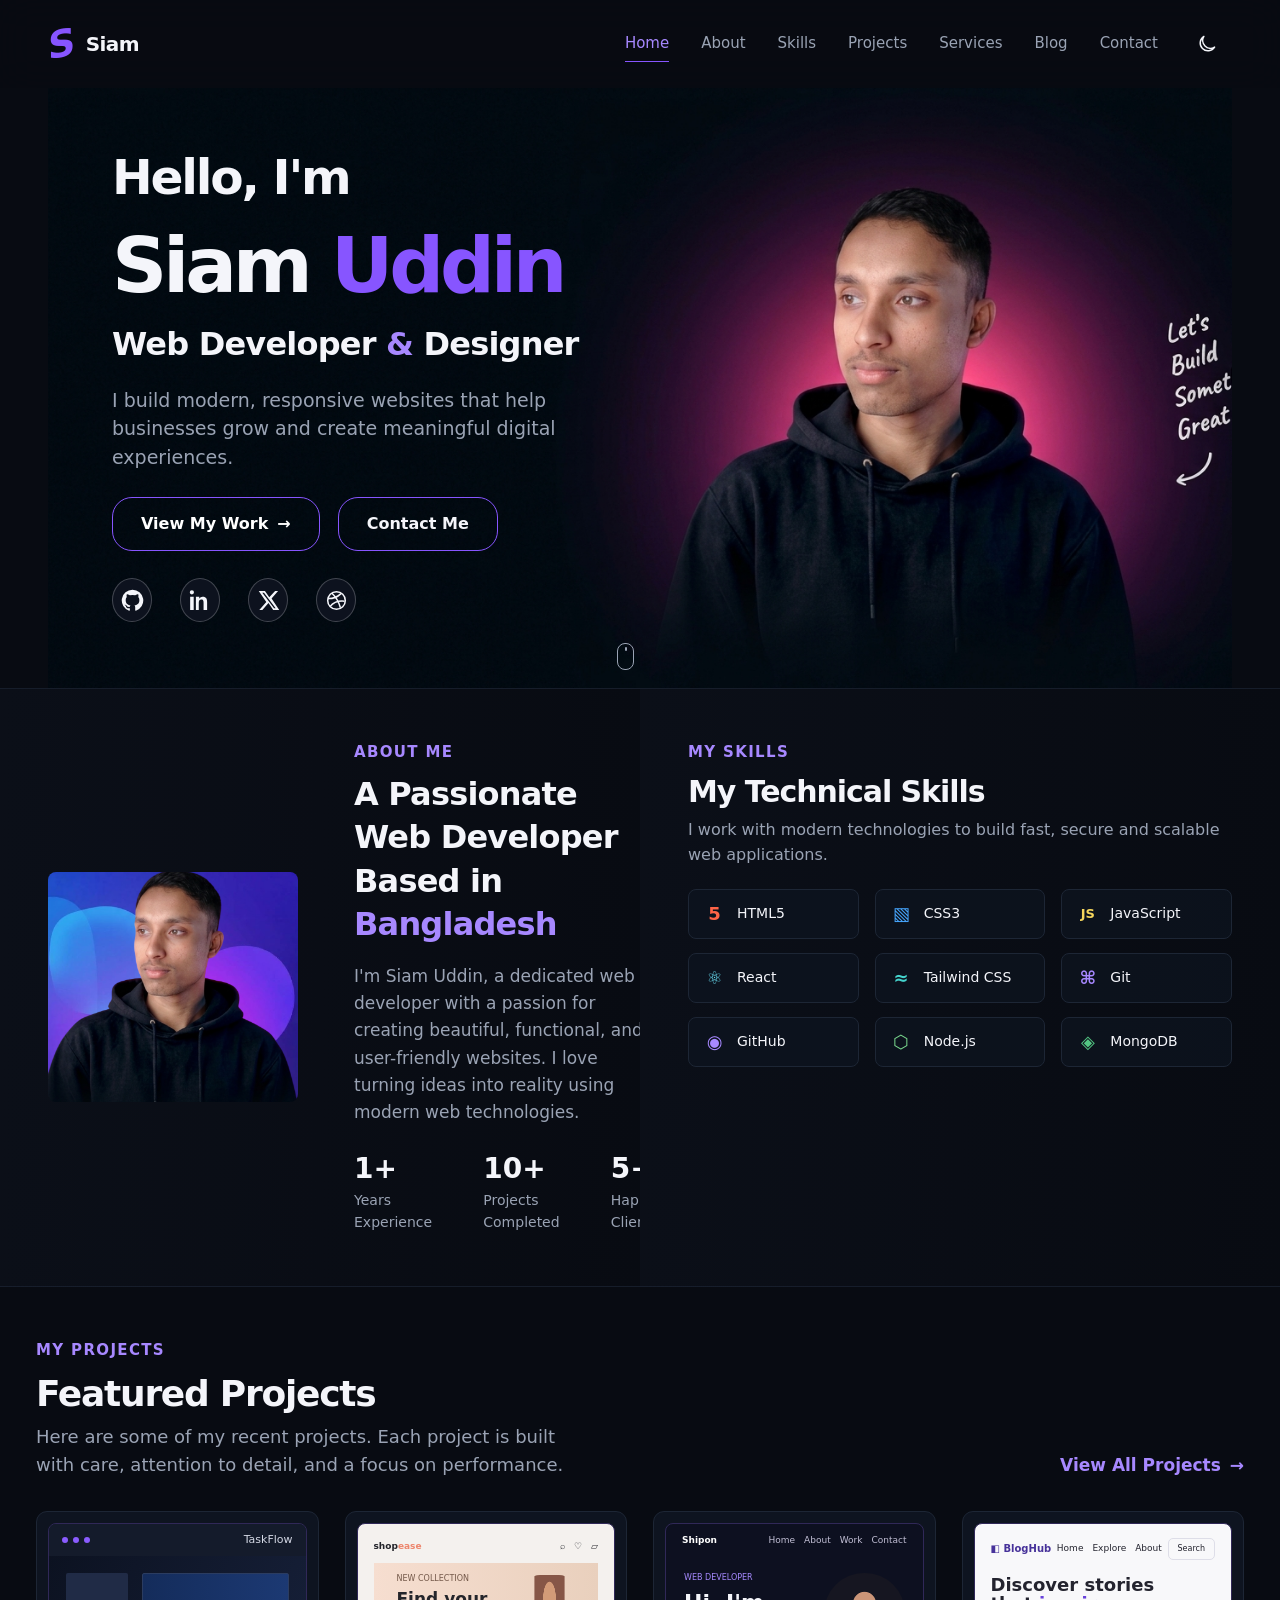
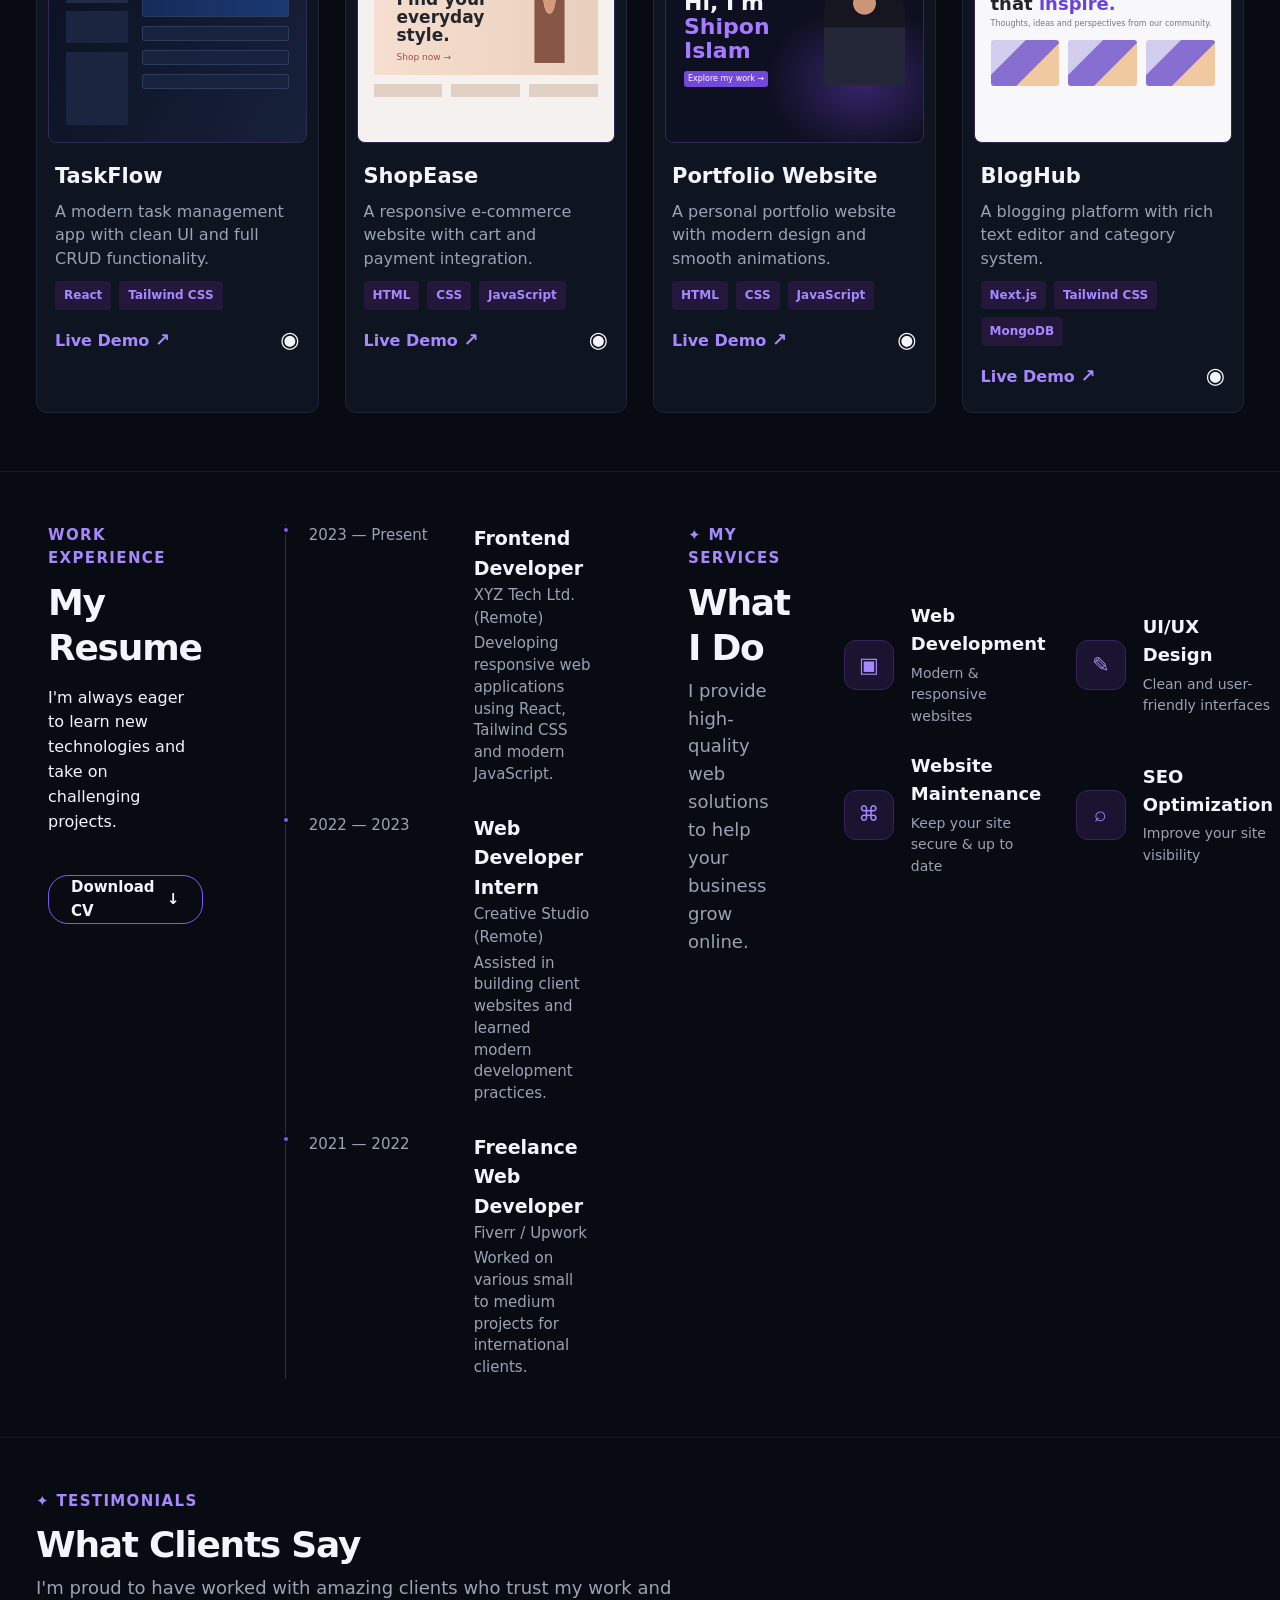
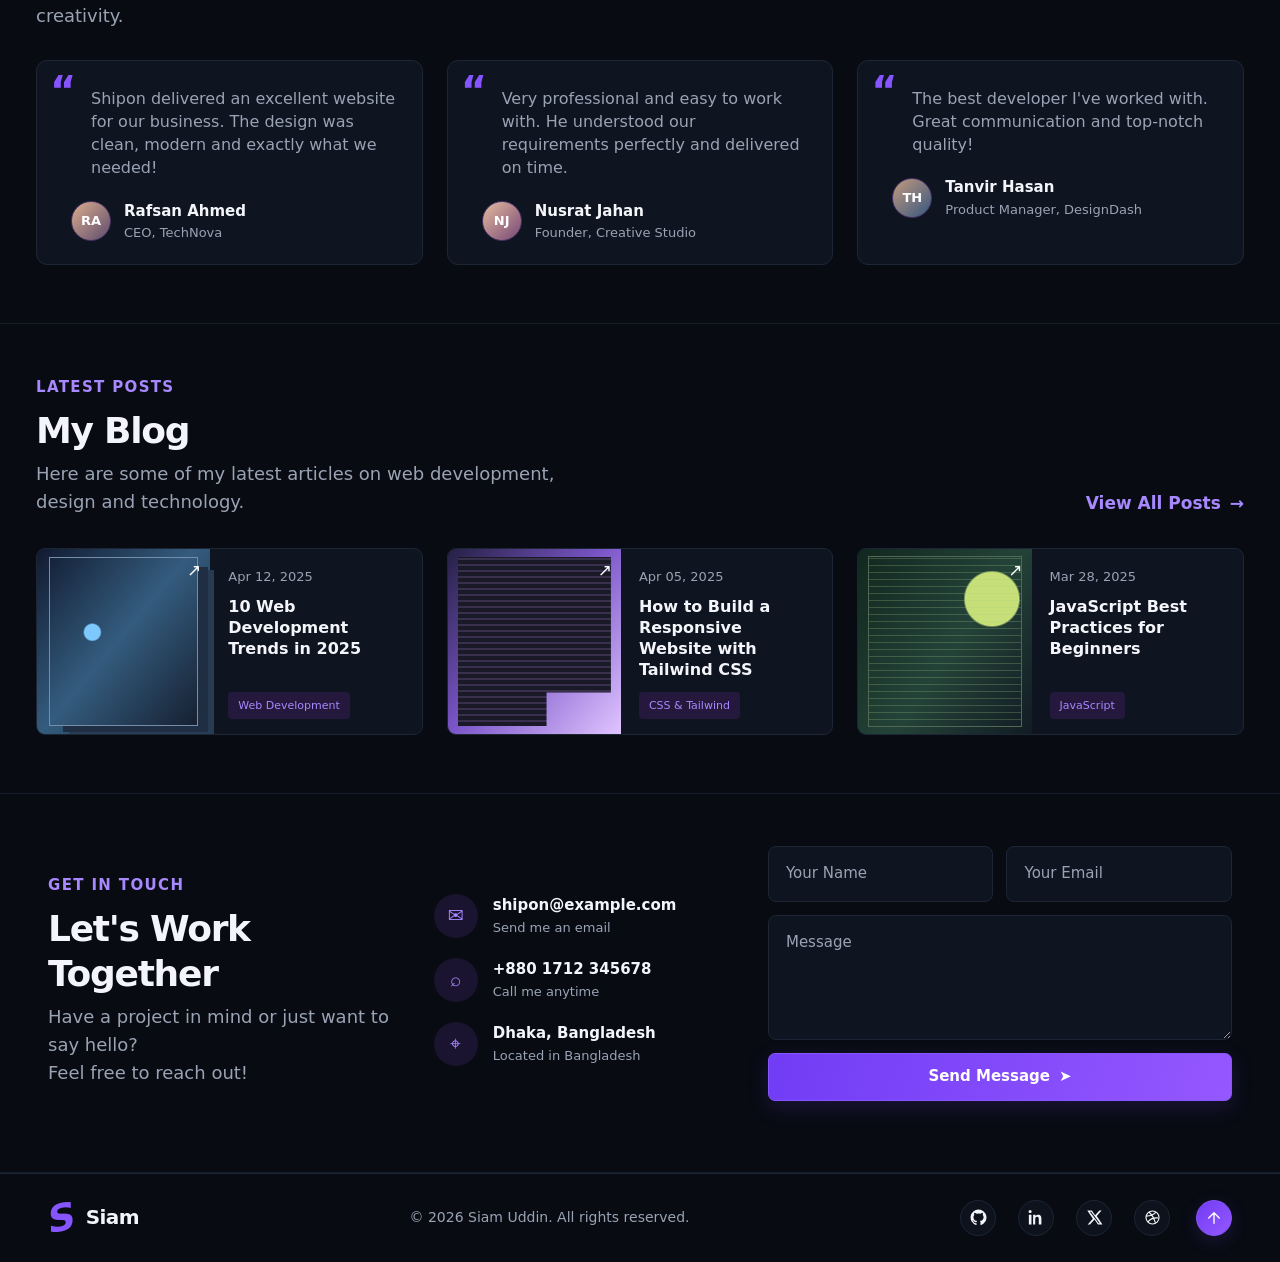
<file: index.html>
<!doctype html>
<html lang="en">
  <head>
    <meta charset="UTF-8" />
    <meta name="viewport" content="width=device-width, initial-scale=1.0" />
    <meta name="theme-color" content="#080b12" />
    <meta
      name="description"
      content="Siam Uddin is a web developer and designer building thoughtful, responsive digital experiences."
    />
    <title>Siam Uddin | Web Developer &amp; Designer</title>
    <link rel="icon" type="image/svg+xml" href="assets/images/mark.svg" />
    <link rel="stylesheet" href="css/variables.css" />
    <link rel="stylesheet" href="css/style.css" />
    <link rel="stylesheet" href="css/components/navbar.css" />
    <link rel="stylesheet" href="css/components/hero.css" />
    <link rel="stylesheet" href="css/components/about.css" />
    <link rel="stylesheet" href="css/components/skills.css" />
    <link rel="stylesheet" href="css/components/projects.css" />
    <link rel="stylesheet" href="css/components/resume.css" />
    <link rel="stylesheet" href="css/components/services.css" />
    <link rel="stylesheet" href="css/components/testimonials.css" />
    <link rel="stylesheet" href="css/components/blog.css" />
    <link rel="stylesheet" href="css/components/contact.css" />
    <link rel="stylesheet" href="css/components/footer.css" />
    <link rel="stylesheet" href="css/responsive.css" />
  </head>
  <body>
    <header id="navbar"></header>
    <main>
      <section id="hero" aria-label="Introduction"></section>
      <section id="about" aria-label="About me"></section>
      <section id="skills" aria-label="Technical skills"></section>
      <section id="projects" aria-label="Featured projects"></section>
      <section id="resume" aria-label="Experience and services"></section>
      <section id="services" aria-label="Services"></section>
      <section id="testimonials" aria-label="Testimonials"></section>
      <section id="blog" aria-label="Latest blog posts"></section>
      <section id="contact" aria-label="Contact"></section>
    </main>
    <footer id="footer"></footer>
    <div class="site-status" role="status" aria-live="polite"></div>
    <script type="module" src="js/main.js"></script>
  </body>
</html>
</file>
<file: css/variables.css>
:root {
  color-scheme: dark;
  --color-bg: #080b12;
  --color-bg-soft: #0b0f18;
  --color-surface: #0e1420;
  --color-surface-raised: #111827;
  --color-border: #1d2635;
  --color-primary: #8755ff;
  --color-primary-light: #a788ff;
  --color-text: #f4f5fa;
  --color-muted: #9aa3b4;
  --color-subtle: #687286;
  --font-main: Inter, ui-sans-serif, system-ui, -apple-system, BlinkMacSystemFont, "Segoe UI", sans-serif;
  --container-width: 1320px;
  --section-spacing: 88px;
  --radius-card: 8px;
}

* { box-sizing: border-box; }
html { scroll-behavior: smooth; scroll-padding-top: 76px; }
body {
  margin: 0;
  background: var(--color-bg);
  color: var(--color-text);
  font-family: var(--font-main);
  font-size: 13px;
  line-height: 1.55;
  -webkit-font-smoothing: antialiased;
}
body.light-theme {
  color-scheme: light;
  --color-bg: #f6f7fb;
  --color-bg-soft: #eef0f7;
  --color-surface: #fff;
  --color-surface-raised: #f3f4fa;
  --color-border: #dfe2ed;
  --color-text: #171625;
  --color-muted: #5f6372;
  --color-subtle: #72788b;
}
</file>
<file: css/style.css>
::selection { color: white; background: #6e3de0; }
a { color: inherit; text-decoration: none; }
button, input, textarea { font: inherit; }
button, a { -webkit-tap-highlight-color: transparent; }
button:focus-visible, a:focus-visible, input:focus-visible, textarea:focus-visible { outline: 2px solid var(--color-primary-light); outline-offset: 3px; }
img { max-width: 100%; display: block; }
header { position: sticky; z-index: 20; top: 0; background: color-mix(in srgb, var(--color-bg) 88%, transparent); backdrop-filter: blur(18px); }
main { width: min(100%, var(--container-width)); margin-inline: auto; display: grid; grid-template-columns: repeat(2, minmax(0, 1fr)); }
main > section { grid-column: 1 / -1; border-bottom: 1px solid color-mix(in srgb, var(--color-border) 68%, transparent); }
#about, #skills, #resume, #services { grid-column: span 1; }
.section-wrap { width: min(calc(100% - 48px), var(--container-width)); margin-inline: auto; }
.eyebrow { margin: 0 0 5px; color: var(--color-primary-light); font-size: 10px; font-weight: 750; letter-spacing: .09em; text-transform: uppercase; }
.section-heading h2 { margin: 0 0 5px; font-size: 19px; font-weight: 700; letter-spacing: -.035em; line-height: 1.25; }
.section-heading > p:last-child { margin: 0; max-width: 380px; color: var(--color-muted); font-size: 11px; line-height: 1.55; }
.section-title-row { display: flex; align-items: flex-end; justify-content: space-between; gap: 20px; margin-bottom: 17px; }
.text-link { color: var(--color-primary-light); font-size: 10px; font-weight: 650; white-space: nowrap; }
.text-link span { padding-left: 3px; }
.button { min-height: 34px; padding: 0 17px; border: 1px solid transparent; border-radius: 20px; display: inline-flex; align-items: center; justify-content: center; gap: 9px; font-size: 10px; font-weight: 700; transition: transform .2s, background .2s, border-color .2s, box-shadow .2s; cursor: pointer; }
.button:hover { transform: translateY(-2px); }
.button-primary { border: 1px solid var(--color-primary); color: #fff; background: linear-gradient(110deg, #713cf5, #9558ff); box-shadow: 0 6px 22px #6e3de033; }
.button-secondary { border: 1px solid var(--color-primary); color: var(--color-text); background: #121a28; }
.hero-actions .button-primary { background: transparent; box-shadow: none; }
.hero-actions .button-primary:hover, .hero-actions .button-primary:focus-visible { background: linear-gradient(110deg, #713cf5, #9558ff); box-shadow: 0 6px 22px #6e3de033; }
.hero-actions .button-secondary { background: transparent; }
.hero-actions .button-secondary:hover, .hero-actions .button-secondary:focus-visible { background:linear-gradient(110deg, #713cf5, #9558ff); }
.button-outline { color: var(--color-text); border-color: var(--color-primary); background: transparent; }
.social-links { display: flex; align-items: center; gap: 17px; }
.social-links a { flex: 0 0 40px; width: 40px; height: 40px; display: grid; place-items: center; border: 1px solid var(--color-border); border-radius: 50%; color: var(--color-text); background: color-mix(in srgb, var(--color-surface) 80%, transparent); transition: color .2s, background .2s, border-color .2s, transform .2s; }
.social-links a:hover { border-color: color-mix(in srgb, var(--color-primary) 65%, var(--color-border)); color: var(--color-primary-light); background: color-mix(in srgb, var(--color-primary) 18%, var(--color-surface)); transform: translateY(-3px); }
.hero-section .social-links a { border-color: #ffffff38; color: #f4f5fa; background: #101522d9; }
.hero-section .social-links a:hover { border-color: var(--color-primary-light); color: #fff; background: linear-gradient(135deg, #713cf5, #9558ff); }
.social-icon { display: inline-block; flex: 0 0 auto; width: 18px; height: 18px; background-color: currentColor; -webkit-mask: center / contain no-repeat; mask: center / contain no-repeat; }
.social-icon-github { -webkit-mask-image: url("../assets/icons/github.svg"); mask-image: url("../assets/icons/github.svg"); }
.social-icon-linkedin { -webkit-mask-image: url("../assets/icons/linkedin.svg"); mask-image: url("../assets/icons/linkedin.svg"); }
.social-icon-x { -webkit-mask-image: url("../assets/icons/x.svg"); mask-image: url("../assets/icons/x.svg"); }
.social-icon-dribbble { -webkit-mask-image: url("../assets/icons/dribbble.svg"); mask-image: url("../assets/icons/dribbble.svg"); }
.site-status { position: fixed; z-index: 30; right: 20px; bottom: 20px; max-width: min(360px, calc(100% - 40px)); padding: 10px 14px; border: 1px solid var(--color-border); border-radius: 8px; color: var(--color-text); background: var(--color-surface-raised); box-shadow: 0 10px 35px #0005; opacity: 0; transform: translateY(8px); pointer-events: none; transition: .2s; }
.site-status.visible { opacity: 1; transform: translateY(0); }
.site-status.error { border-color: #ed6a7b; }
.visually-hidden { position: absolute; width: 1px; height: 1px; padding: 0; margin: -1px; overflow: hidden; clip: rect(0,0,0,0); white-space: nowrap; border: 0; }
@media (prefers-reduced-motion: reduce) {
  *, *::before, *::after { scroll-behavior: auto !important; animation-duration: .01ms !important; animation-iteration-count: 1 !important; transition-duration: .01ms !important; }
}
</file>
<file: css/components/navbar.css>
.nav-shell { width: min(calc(100% - 48px), var(--container-width)); height: 54px; margin-inline: auto; display: flex; align-items: center; }
.brand { display: inline-flex; align-items: center; gap: 7px; font-size: 12px; font-weight: 750; letter-spacing: -.03em; }
.brand-mark { color: var(--color-primary); font-size: 24px; font-weight: 900; line-height: 1; transform: skewY(-12deg); }
.primary-navigation { display: flex; align-items: center; gap: 27px; margin-left: auto; }
.primary-navigation a { position: relative; padding: 6px 0; color: var(--color-muted); font-size: 9px; transition: color .2s; }
.primary-navigation a:hover, .primary-navigation a.active { color: var(--color-primary-light); }
.primary-navigation a.active::after { position: absolute; right: 0; bottom: 0; left: 0; height: 1px; background: var(--color-primary); content: ""; }
.theme-toggle, .menu-toggle { color: var(--color-text); border: 0; background: transparent; cursor: pointer; }
.theme-toggle { width: 35px; height: 35px; margin-left: 22px; display: grid; place-items: center; }
.theme-toggle svg { width: 13px; fill: none; stroke: currentColor; stroke-width: 1.6; stroke-linecap: round; stroke-linejoin: round; }
.menu-toggle { display: none; }
</file>
<file: css/components/hero.css>
#hero { min-height: 247px; overflow: hidden; }
.hero-section { min-height: 247px; display: grid; grid-template-columns: 1fr 1.08fr; align-items: center; position: relative; }
.hero-copy { z-index: 1; padding: 13px 0 25px 40px; color: var(--color-text); }
.hero-greeting { margin-bottom: -2px; color: var(--color-text); font-size: clamp(19px, 2.8vw, 27px); font-weight: 550; letter-spacing: -.045em; text-transform: none; }
.hero-copy h1 { margin: 0; font-size: clamp(30px, 4vw, 42px); font-weight: 780; letter-spacing: -.055em; line-height: 1.1; }
.hero-copy h1 span { color: var(--color-primary); }
.hero-role { margin: 4px 0 7px; font-size: 16px; font-weight: 600; letter-spacing: -.025em; }
.hero-role span { color: var(--color-primary-light); }
.hero-description { max-width: 260px; margin: 0 0 12px; color: var(--color-muted); font-size: 10px; line-height: 1.5; }
.hero-actions { display: flex; gap: 9px; margin-bottom: 13px; }
.hero-visual { position: relative; align-self: stretch; min-height: 247px; display: flex; align-items: flex-end; justify-content: center; }
.hero-orb { position: absolute; width: 270px; height: 220px; top: 25px; left: 50%; border-radius: 50%; background: radial-gradient(ellipse, #8a44ff80, #5122a633 47%, transparent 72%); filter: blur(8px); transform: translateX(-50%); }
.hero-portrait { z-index: 1; width: min(280px, 64%); max-height: 238px; object-fit: cover; object-position: 50% 17%; border-radius: 105px 105px 0 0; mask-image: linear-gradient(to bottom, #000 72%, transparent 100%); }
.hero-note { position: absolute; z-index: 2; top: 70px; right: 3px; color: var(--color-muted); font-family: cursive; font-size: 12px; font-style: italic; line-height: 1.25; transform: rotate(-10deg); }
.hero-note span { color: var(--color-primary-light); }
.hero-note b { display: block; padding-left: 14px; font-size: 22px; font-weight: 400; }
.scroll-cue { position: absolute; bottom: 10px; left: 0; z-index: 2; width: 12px; height: 19px; border: 1px solid var(--color-muted); border-radius: 8px; }
.scroll-cue span { display: block; width: 2px; height: 4px; margin: 3px auto; border-radius: 2px; background: var(--color-muted); animation: scroll-down 1.4s infinite; }
@keyframes scroll-down { 0%,100% { transform: translateY(0); opacity: 1; } 70% { transform: translateY(5px); opacity: .25; } }
</file>
<file: css/components/about.css>
#about { background: linear-gradient(90deg, var(--color-bg-soft), var(--color-bg)); }
.overview-grid { padding-block: 24px; }
.about-card { display: grid; grid-template-columns: 125px 1fr; gap: 37px; align-items: center; }
.about-photo { position: relative; width: 125px; height: 118px; }
.about-photo::before { position: absolute; inset: 5px; border-radius: 7px; background: radial-gradient(circle at 85% 50%, #7a39ff 0 17%, transparent 18%), radial-gradient(circle at 10% 60%, #5227ba 0 18%, transparent 19%), #21164a; content: ""; }
.about-photo img { position: relative; width: 100%; height: 100%; object-fit: cover; object-position: center 18%; border-radius: 8px; }
.about-copy h2 { margin: 0 0 8px; font-size: 16px; letter-spacing: -.025em; line-height: 1.35; }
.about-copy h2 span { color: var(--color-primary-light); }
.about-copy > p:not(.eyebrow) { max-width: 490px; margin: 0; color: var(--color-muted); font-size: 9px; line-height: 1.6; }
.stats { display: flex; gap: clamp(22px, 5vw, 51px); margin-top: 14px; }
.stats div { display: flex; flex-direction: column; }
.stats strong { font-size: 14px; line-height: 1.15; }
.stats span { margin-top: 3px; color: var(--color-muted); font-size: 8px; }
</file>
<file: css/components/skills.css>
#skills { background: linear-gradient(90deg, var(--color-bg-soft), var(--color-bg)); }
.skills-panel { padding: 23px 0 24px; }
.compact-heading { margin-bottom: 9px; }
.compact-heading h2 { font-size: 16px; }
.compact-heading > p:last-child { max-width: 320px; font-size: 9px; }
.skills-list { display: grid; grid-template-columns: repeat(3, minmax(90px, 1fr)); gap: 7px 9px; max-width: 375px; }
.skill-chip { min-height: 25px; padding: 4px 8px; display: flex; align-items: center; gap: 7px; border: 1px solid var(--color-border); border-radius: 6px; color: var(--color-text); background: color-mix(in srgb, var(--color-surface) 70%, transparent); font-size: 8px; white-space: nowrap; }
.skill-chip b { width: 12px; color: var(--color-primary-light); font-size: 9px; text-align: center; }
.skill-chip .skill-html { color: #ff6447; }.skill-chip .skill-css { color: #47a7ff; }.skill-chip .skill-js { color: #f6d75d; font-size: 7px; }.skill-chip .skill-react { color: #67d9ee; }.skill-chip .skill-tailwind { color: #45d4ce; }.skill-chip .skill-node { color: #79d68d; }.skill-chip .skill-mongo { color: #53c783; }
</file>
<file: css/components/projects.css>
#projects { padding-block: 19px 21px; }
.projects-grid { display: grid; grid-template-columns: repeat(4, minmax(0, 1fr)); gap: 13px; }
.project-card { overflow: hidden; border: 1px solid var(--color-border); border-radius: 7px; background: var(--color-surface); transition: border-color .2s, transform .2s; }
.project-card:hover { border-color: #6142a3; transform: translateY(-3px); }
.project-preview { height: 94px; margin: 5px 5px 0; overflow: hidden; display: block; position: relative; border: 1px solid #302858; border-radius: 5px; background: #12192a; }
.preview-top { height: 15px; display: flex; align-items: center; gap: 3px; padding: 0 5px; color: #d4d8e5; font-size: 5px; background: #141b2b; }
.preview-top i { width: 3px; height: 3px; border-radius: 50%; background: #8a5cff; }.preview-top span { margin-left: auto; }
.preview-content { height: calc(100% - 15px); display: grid; grid-template-columns: 28px 1fr; gap: 6px; padding: 8px; background: linear-gradient(115deg, #0c1221, #17213b); }
.preview-content aside { border-radius: 2px; background: linear-gradient(#202b46 20%, transparent 20% 25%, #1b2540 25% 46%, transparent 46% 52%, #1b2540 52%); }
.preview-content > div:nth-child(2) { display: grid; gap: 4px; align-content: start; }.preview-content > div:nth-child(2) b { height: 7px; border: 1px solid #2b3c60; border-radius: 2px; background: #17233c; }.preview-content > div:nth-child(2) b:first-child { height: 19px; background: linear-gradient(90deg,#142c5b,#1c3973); }
.preview-content .preview-stats { display: none; }
.project-info { padding: 6px 8px 8px; }
.project-info h3 { margin: 0 0 2px; font-size: 10px; font-weight: 650; }
.project-info > p { min-height: 27px; margin: 0; color: var(--color-muted); font-size: 8px; line-height: 1.45; }
.tag-list { min-height: 15px; display: flex; flex-wrap: wrap; gap: 4px; margin-top: 5px; }
.tag-list span { padding: 2px 4px; border-radius: 4px; color: var(--color-primary-light); background: #23183b; font-size: 6px; font-weight: 650; }
.project-bottom { display: flex; justify-content: space-between; align-items: center; margin-top: 6px; }
.project-bottom > a:first-child { color: var(--color-primary-light); font-size: 8px; font-weight: 650; }.project-bottom > a:first-child span { font-size: 10px; }
.github-link { font-size: 12px; }
.preview-shop { padding: 8px; background: #f4f1ee; color: #24252b; }
.shop-nav, .mini-nav, .blog-mini-nav { display: flex; justify-content: space-between; align-items: center; font-size: 5px; }
.shop-nav b span { color: #ed866d; }.shop-hero { height: 57px; margin-top: 5px; display: flex; justify-content: space-between; align-items: center; padding: 0 12px; background: linear-gradient(90deg,#f6ded0,#e9d0bd); }
.shop-hero > span { display: grid; gap: 2px; }.shop-hero small { font-size: 4px; color: #735849; }.shop-hero b { font-size: 9px; line-height: 1.05; }.shop-hero i { color: #a14f40; font-size: 5px; font-style: normal; }
.shop-model { width: 32px; height: 48px; border-radius: 16px 16px 4px 4px; background: radial-gradient(ellipse at 50% 26%,#d39b78 0 17%, transparent 18%), linear-gradient(90deg,transparent 20%,#865647 21% 79%,transparent 80%); }
.shop-products { display: flex; gap: 5px; margin-top: 5px; }.shop-products i { height: 7px; flex: 1; background: #e1d0c4; }
.preview-portfolio { background: radial-gradient(ellipse at 76% 72%, #38246b 0, transparent 34%), #0d1020; }
.mini-nav { height: 19px; padding: 0 8px; color: #c2bfd5; font-size: 4px; }.mini-nav b { color: white; font-size: 5px; }
.mini-hero { display: flex; align-items: center; justify-content: space-between; padding: 7px 10px; }.mini-hero > span { display: grid; gap: 3px; }.mini-hero small { color: #a68aff; font-size: 4px; }.mini-hero b { font-size: 12px; line-height: 1.1; }.mini-hero em { color: #a77bff; font-style: normal; }.mini-hero i { width: fit-content; padding: 2px 4px; border-radius: 3px; color: white; background: #7548dd; font-size: 4px; font-style: normal; }.mini-hero > div { width: 52px; height: 60px; border-radius: 24px 24px 0 0; background: radial-gradient(circle at 50% 27%,#cb9578 0 12%,transparent 13%), linear-gradient(#161621 0 48%,#232738 49%); }
.preview-blog { padding: 7px 8px; background: #f8f8fa; color: #23232e; }.blog-mini-nav { font-size: 4px; }.blog-mini-nav b { color: #47329a; font-size: 6px; }.blog-mini-nav i { padding: 2px 5px; border: 1px solid #dedee8; border-radius: 5px; font-size: 4px; font-style: normal; }
.blog-mini-heading { display: grid; gap: 2px; margin: 8px 0 6px; }.blog-mini-heading b { font-size: 10px; line-height: 1.05; }.blog-mini-heading em { color: #6842db; font-style: normal; }.blog-mini-heading span { font-size: 4px; color: #777; }.blog-mini-cards { display: flex; gap: 5px; }.blog-mini-cards i { height: 23px; flex: 1; border-radius: 3px; background: linear-gradient(135deg,#d2cced 30%,#866fd0 31% 62%,#f0c9a0 63%); }
</file>
<file: css/components/resume.css>
#resume { padding-block: 19px 22px; }
.resume-layout { display: grid; grid-template-columns: .78fr 1.55fr; gap: 50px; align-items: start; }
.resume-intro .section-heading > p:last-child { max-width: 220px; }
.resume-intro .button { margin-top: 12px; min-height: 28px; padding-inline: 12px; font-size: 8px; }
.timeline { border-left: 1px solid #38266c; }
.timeline-item { position: relative; display: grid; grid-template-columns: 88px 1fr; gap: 14px; padding: 0 0 14px 13px; }
.timeline-item:last-child { padding-bottom: 0; }
.timeline-item time { color: var(--color-muted); font-size: 8px; }
.timeline-dot { position: absolute; top: 2px; left: -4px; width: 8px; height: 8px; border: 2px solid var(--color-bg); border-radius: 50%; background: var(--color-primary); }
.timeline-item h3 { margin: 0; font-size: 9px; font-weight: 650; }.timeline-item .company { margin: 1px 0 3px; color: var(--color-muted); font-size: 8px; }.timeline-item div > p:last-child { max-width: 300px; margin: 0; color: var(--color-muted); font-size: 8px; line-height: 1.45; }
</file>
<file: css/components/services.css>
#services { padding-block: 20px; }
.services-inner { display: grid; grid-template-columns: .86fr 1fr; gap: 24px; align-items: center; }
.services-inner > .section-heading > p:last-child { max-width: 240px; }
.services-list { display: grid; grid-template-columns: 1fr 1fr; gap: 9px 15px; }
.service-item { display: flex; align-items: center; gap: 10px; }
.service-icon { width: 26px; height: 26px; flex: 0 0 26px; display: grid; place-items: center; border: 1px solid #35255d; border-radius: 8px; color: var(--color-primary-light); background: #1a1430; font-size: 12px; }
.service-item h3 { margin: 0; font-size: 9px; font-weight: 650; }.service-item p { margin: 1px 0 0; color: var(--color-muted); font-size: 7px; }
</file>
<file: css/components/testimonials.css>
#testimonials { padding-block: 20px; }
#testimonials > .section-wrap > .section-heading { margin-bottom: 14px; }
.testimonials-grid { display: grid; grid-template-columns: repeat(3, 1fr); gap: 12px; }
.testimonial-card { position: relative; min-height: 90px; padding: 12px 12px 10px 16px; border: 1px solid var(--color-border); border-radius: 7px; background: var(--color-surface); }
.quote-mark { position: absolute; top: 5px; left: 7px; color: var(--color-primary); font-size: 20px; font-weight: 800; line-height: 1; }
.testimonial-card > p { margin: 0 0 9px 11px; color: var(--color-muted); font-size: 8px; line-height: 1.45; }
.client { display: flex; align-items: center; gap: 7px; }
.client-avatar { width: 19px; height: 19px; display: grid; place-items: center; border: 1px solid #473265; border-radius: 50%; color: #fff; background: linear-gradient(135deg,#ddad8d,#5d4c6e); font-size: 6px; font-weight: 700; }
.avatar-two { background: linear-gradient(135deg,#e5bd9f,#774676); }.avatar-three { background: linear-gradient(135deg,#c49b7d,#365680); }
.client b, .client small { display: block; }.client b { font-size: 7px; }.client small { color: var(--color-muted); font-size: 6px; }
</file>
<file: css/components/blog.css>
#blog { padding-block: 20px 21px; }
.blog-grid { display: grid; grid-template-columns: repeat(3, 1fr); gap: 12px; }
.blog-card { overflow: hidden; display: grid; grid-template-columns: 1fr 1.22fr; min-height: 75px; border: 1px solid var(--color-border); border-radius: 6px; background: var(--color-surface); }
.blog-image { position: relative; min-height: 75px; background-color: #121b2b; }
.blog-image::before, .blog-image::after { position: absolute; content: ""; }
.blog-image-one { background: radial-gradient(circle at 32% 45%,#7dc9ff 0 5%,transparent 6%),linear-gradient(130deg,#111a30,#345c7e 48%,#121827); }
.blog-image-one::before { inset: 8px 12px; border: 1px solid #748da8; box-shadow: 12px 8px 0 -2px #1f2e43, 18px 11px 0 -2px #273b52; }
.blog-image-two { background: linear-gradient(130deg,#252044,#7b56c9 48%,#e0c4ff); }.blog-image-two::before { inset: 8px 10px; background: repeating-linear-gradient(0deg,#191927 0 4px,#38304d 4px 6px); clip-path: polygon(0 0,100% 0,100% 80%,58% 80%,58% 100%,0 100%); }
.blog-image-three { background: radial-gradient(circle at 77% 27%,#c6df78 0 14%,transparent 15%),linear-gradient(125deg,#11271f,#244338 54%,#121b24); }.blog-image-three::before { inset: 7px 10px; border: 1px solid #516953; background: repeating-linear-gradient(0deg,transparent 0 6px,#a5cf8140 6px 7px); }
.blog-image > span { position: absolute; right: 5px; top: 4px; color: white; font-size: 10px; }
.blog-copy { padding: 8px 8px 6px; display: flex; flex-direction: column; align-items: flex-start; }
.blog-copy time { color: var(--color-muted); font-size: 6px; }
.blog-copy h3 { margin: 4px 0 5px; font-size: 8px; font-weight: 650; line-height: 1.3; }
.blog-tag { margin-top: auto; padding: 2px 5px; border-radius: 4px; color: var(--color-primary-light); background: #24183d; font-size: 6px; }
</file>
<file: css/components/contact.css>
#contact { padding-block: 20px; }
.contact-layout { display: grid; grid-template-columns: 1fr .85fr 1.35fr; gap: 20px; align-items: center; }
.contact-details { display: grid; gap: 9px; }
.contact-detail { display: flex; align-items: center; gap: 8px; }
.contact-detail > span:first-child { width: 22px; height: 22px; display: grid; place-items: center; border-radius: 50%; color: var(--color-primary-light); background: #1b1430; font-size: 10px; }
.contact-detail b, .contact-detail small { display: block; }.contact-detail b { font-size: 7px; font-weight: 600; }.contact-detail small { color: var(--color-muted); font-size: 6px; }
.contact-form { display: grid; gap: 6px; }
.form-row { display: grid; grid-template-columns: 1fr 1fr; gap: 6px; }
.contact-form input, .contact-form textarea { width: 100%; min-width: 0; padding: 8px 10px; border: 1px solid var(--color-border); border-radius: 5px; color: var(--color-text); background: var(--color-surface); font-size: 7px; resize: vertical; }
.contact-form input::placeholder, .contact-form textarea::placeholder { color: var(--color-muted); opacity: 1; }
.contact-form textarea { min-height: 49px; max-height: 140px; }
.contact-form .button { min-height: 25px; border-radius: 5px; font-size: 8px; }
.form-feedback { min-height: 0; margin: 0; color: var(--color-muted); font-size: 8px; }.form-feedback:not(:empty) { min-height: 12px; }.form-feedback.success { color: #55d89a; }.form-feedback.error { color: #ff8995; }
</file>
<file: css/components/footer.css>
#footer { border-top: 1px solid var(--color-border); }
.footer-inner { min-height: 46px; display: flex; align-items: center; justify-content: space-between; gap: 12px; }
.footer-inner .brand-mark { font-size: 21px; }.footer-inner .brand { font-size: 11px; }
.footer-inner > p { margin: 0; color: var(--color-muted); font-size: 7px; }
.footer-socials { display: flex; align-items: center; gap: 9px; color: var(--color-text); font-size: 10px; font-weight: 700; }
.footer-socials > a:not(.back-to-top) { flex: 0 0 36px; }
.footer-socials > a { width: 36px; height: 36px; display: inline-grid; place-items: center; border: 1px solid var(--color-border); border-radius: 50%; color: var(--color-text); background: color-mix(in srgb, var(--color-surface) 80%, transparent); transition: color .2s, background .2s, border-color .2s, transform .2s; }
.footer-socials > a:hover { border-color: color-mix(in srgb, var(--color-primary) 65%, var(--color-border)); color: var(--color-primary-light); background: color-mix(in srgb, var(--color-primary) 18%, var(--color-surface)); transform: translateY(-2px); }
.footer-socials .social-icon { width: 17px; height: 17px; }
.footer-socials > .back-to-top { margin-left: 4px; border-color: var(--color-primary); color: #fff; background: linear-gradient(135deg, #713cf5, #9558ff); box-shadow: 0 5px 18px #6e3de033; }
.footer-socials > .back-to-top:hover { color: #fff; background: linear-gradient(135deg, #8755ff, #a56bff); transform: translateY(-3px); }
.back-to-top-icon { display: block; width: 18px; height: 18px; background-color: currentColor; -webkit-mask: url("../../assets/icons/arrow-up.svg") center / contain no-repeat; mask: url("../../assets/icons/arrow-up.svg") center / contain no-repeat; }
</file>
<file: css/responsive.css>
@media (min-width: 761px) {
  body { font-size: 16px; }
  main { width: min(100%, var(--container-width)); }
  .section-wrap, .nav-shell { width: min(calc(100% - 72px), var(--container-width)); }
  .eyebrow { margin-bottom: 7px; font-size: 12px; }
  .section-heading h2 { margin-bottom: 7px; font-size: 25px; }
  .section-heading > p:last-child { max-width: 480px; font-size: 14px; }
  .section-title-row { margin-bottom: 22px; }
  .text-link { font-size: 13px; }
  .button { min-height: 42px; padding-inline: 21px; font-size: 13px; }

  .nav-shell { height: 68px; }
  .brand { gap: 9px; font-size: 16px; }
  .brand-mark { font-size: 30px; }
  .primary-navigation { gap: clamp(22px, 3vw, 38px); }
  .primary-navigation a { font-size: 12px; }
  .theme-toggle { width: 42px; height: 42px; margin-left: 25px; }
  .theme-toggle svg { width: 17px; }

  #hero, .hero-section { min-height: 360px; }
  .hero-copy { padding: 20px 0 34px 48px; }
  .hero-greeting { margin-bottom: 0; font-size: clamp(27px, 3vw, 36px); }
  .hero-copy h1 { font-size: clamp(46px, 5vw, 58px); }
  .hero-role { margin: 8px 0 10px; font-size: 22px; }
  .hero-description { max-width: 370px; margin-bottom: 17px; font-size: 14px; }
  .hero-actions { gap: 12px; margin-bottom: 18px; }
  .social-links { gap: 21px; }
  .social-links a { width: 40px; height: 40px; }
  .social-links .social-icon { width: 18px; height: 18px; }
  .hero-visual { min-height: 360px; }
  .hero-orb { top: 30px; width: 370px; height: 295px; }
  .hero-portrait { width: min(355px, 68%); max-height: 345px; border-radius: 140px 140px 0 0; }
  .hero-note { top: 92px; right: 1%; font-size: 16px; }
  .hero-note b { font-size: 27px; }
  .scroll-cue { bottom: 14px; width: 15px; height: 23px; }

  .overview-grid, .skills-panel { padding-block: 34px; }
  .about-card { grid-template-columns: 170px 1fr; gap: 42px; }
  .about-photo { width: 170px; height: 160px; }
  .about-copy h2 { margin-bottom: 11px; font-size: 22px; }
  .about-copy > p:not(.eyebrow) { max-width: 590px; font-size: 13px; }
  .stats { gap: clamp(28px, 5vw, 64px); margin-top: 18px; }
  .stats strong { font-size: 19px; }
  .stats span { margin-top: 4px; font-size: 11px; }
  .compact-heading { margin-bottom: 13px; }
  .compact-heading h2 { font-size: 22px; }
  .compact-heading > p:last-child { max-width: 410px; font-size: 13px; }
  .skills-list { max-width: 540px; gap: 10px 12px; }
  .skill-chip { min-height: 36px; padding: 7px 11px; gap: 9px; border-radius: 7px; font-size: 11px; }
  .skill-chip b { width: 16px; font-size: 13px; }
  .skill-chip .skill-js { font-size: 10px; }

  #projects { padding-block: 30px 34px; }
  .projects-grid { gap: 17px; }
  .project-card { border-radius: 9px; }
  .project-preview { height: 142px; margin: 7px 7px 0; border-radius: 6px; }
  .preview-top { height: 22px; gap: 4px; padding-inline: 8px; font-size: 8px; }
  .preview-top i { width: 4px; height: 4px; }
  .preview-content { height: calc(100% - 22px); grid-template-columns: 42px 1fr; gap: 8px; padding: 11px; }
  .preview-content > div:nth-child(2) { gap: 6px; }
  .preview-content > div:nth-child(2) b { height: 10px; }
  .preview-content > div:nth-child(2) b:first-child { height: 29px; }
  .project-info { padding: 9px 11px 11px; }
  .project-info h3 { margin-bottom: 4px; font-size: 14px; }
  .project-info > p { min-height: 39px; font-size: 11px; }
  .tag-list { min-height: 21px; gap: 5px; margin-top: 7px; }
  .tag-list span { padding: 3px 6px; font-size: 9px; }
  .project-bottom { margin-top: 8px; }
  .project-bottom > a:first-child { font-size: 11px; }
  .project-bottom > a:first-child span { font-size: 13px; }
  .github-link { font-size: 16px; }
  .preview-shop { padding: 12px; }
  .shop-nav, .mini-nav, .blog-mini-nav { font-size: 7px; }
  .shop-hero { height: 86px; margin-top: 7px; padding-inline: 18px; }
  .shop-hero > span { gap: 4px; }
  .shop-hero small { font-size: 6px; }
  .shop-hero b { font-size: 13px; }
  .shop-hero i { font-size: 7px; }
  .shop-model { width: 44px; height: 68px; }
  .shop-products { gap: 7px; margin-top: 7px; }
  .shop-products i { height: 10px; }
  .mini-nav { height: 27px; padding-inline: 12px; }
  .mini-nav b { font-size: 7px; }
  .mini-hero { padding: 10px 14px; }
  .mini-hero > span { gap: 5px; }
  .mini-hero small, .mini-hero i { font-size: 6px; }
  .mini-hero b { font-size: 17px; }
  .mini-hero > div { width: 72px; height: 88px; border-radius: 32px 32px 0 0; }
  .preview-blog { padding: 10px 12px; }
  .blog-mini-nav b { font-size: 8px; }
  .blog-mini-nav i { padding: 3px 7px; font-size: 6px; }
  .blog-mini-heading { gap: 3px; margin: 12px 0 8px; }
  .blog-mini-heading b { font-size: 14px; }
  .blog-mini-heading span { font-size: 6px; }
  .blog-mini-cards { gap: 7px; }
  .blog-mini-cards i { height: 34px; }

  #resume, #services, #testimonials, #blog, #contact { padding-block: 30px 34px; }
  .resume-layout { gap: 64px; }
  .resume-intro .section-heading > p:last-child { max-width: 300px; }
  .resume-intro .button { min-height: 36px; margin-top: 17px; padding-inline: 16px; font-size: 11px; }
  .timeline-item { grid-template-columns: 105px 1fr; gap: 18px; padding: 0 0 19px 16px; }
  .timeline-item time, .timeline-item .company { font-size: 11px; }
  .timeline-item h3 { font-size: 13px; }
  .timeline-item div > p:last-child { max-width: 420px; font-size: 11px; }
  .services-inner { gap: 38px; }
  .services-list { gap: 15px 21px; }
  .service-item { gap: 13px; }
  .service-icon { width: 36px; height: 36px; flex-basis: 36px; border-radius: 10px; font-size: 16px; }
  .service-item h3 { font-size: 12px; }
  .service-item p { margin-top: 3px; font-size: 10px; }
  #testimonials > .section-wrap > .section-heading { margin-bottom: 19px; }
  .testimonials-grid { gap: 16px; }
  .testimonial-card { min-height: 120px; padding: 16px 16px 13px 21px; border-radius: 9px; }
  .quote-mark { top: 8px; left: 10px; font-size: 27px; }
  .testimonial-card > p { margin: 0 0 12px 14px; font-size: 11px; }
  .client { gap: 9px; }
  .client-avatar { width: 27px; height: 27px; font-size: 8px; }
  .client b { font-size: 10px; }
  .client small { font-size: 9px; }
  .blog-grid { gap: 16px; }
  .blog-card { min-height: 104px; border-radius: 8px; }
  .blog-image { min-height: 104px; }
  .blog-copy { padding: 11px 11px 9px; }
  .blog-copy time { font-size: 9px; }
  .blog-copy h3 { margin: 6px 0 8px; font-size: 11px; }
  .blog-tag { padding: 3px 7px; font-size: 8px; }
  .blog-image > span { right: 7px; top: 6px; font-size: 13px; }
  .contact-layout { gap: 28px; }
  .contact-details { gap: 13px; }
  .contact-detail { gap: 11px; }
  .contact-detail > span:first-child { width: 30px; height: 30px; font-size: 14px; }
  .contact-detail b { font-size: 10px; }
  .contact-detail small { font-size: 9px; }
  .contact-form { gap: 8px; }
  .form-row { gap: 8px; }
  .contact-form input, .contact-form textarea { padding: 10px 12px; border-radius: 6px; font-size: 10px; }
  .contact-form textarea { min-height: 68px; }
  .contact-form .button { min-height: 34px; border-radius: 6px; font-size: 10px; }
  .form-feedback { font-size: 10px; }
  .footer-inner { min-height: 60px; }
  .footer-inner .brand-mark { font-size: 28px; }
  .footer-inner .brand { font-size: 15px; }
  .footer-inner > p { font-size: 10px; }
  .footer-socials { gap: 16px; font-size: 13px; }
  .back-to-top { font-size: 17px; }
}

@media (min-width: 1200px) {
  .hero-section, .overview-grid, .skills-panel, #projects > .section-wrap, .resume-layout, .services-inner, #testimonials > .section-wrap, #blog > .section-wrap, .contact-layout, .footer-inner, .nav-shell { width: min(calc(100% - 72px), var(--container-width)); }
}
@media (max-width: 760px) {
  main { display: block; }
  .section-wrap, .nav-shell { width: min(calc(100% - 36px), var(--container-width)); }
  .primary-navigation { gap: 16px; }
  .theme-toggle { margin-left: 13px; }
  .hero-copy { padding-left: 10px; }
  .hero-note { right: -2px; }
  .about-card { gap: 26px; }
  .projects-grid { grid-template-columns: repeat(2, minmax(0, 1fr)); }
  .project-preview { height: 122px; }
  .resume-layout { gap: 25px; }
  .contact-layout { grid-template-columns: 1fr 1fr; }.contact-form { grid-column: 1 / -1; }
}
@media (max-width: 560px) {
  html { scroll-padding-top: 60px; }
  .nav-shell { height: 56px; }
  .menu-toggle { width: 32px; height: 32px; margin-left: auto; display: flex; flex-direction: column; justify-content: center; gap: 4px; padding: 7px; }
  .menu-toggle span { width: 17px; height: 1.5px; border-radius: 2px; background: currentColor; transition: transform .2s, opacity .2s; }
  .menu-toggle[aria-expanded="true"] span:first-child { transform: translateY(5.5px) rotate(45deg); }.menu-toggle[aria-expanded="true"] span:nth-child(2) { opacity: 0; }.menu-toggle[aria-expanded="true"] span:last-child { transform: translateY(-5.5px) rotate(-45deg); }
  .primary-navigation { position: absolute; top: 50px; right: 18px; left: 18px; display: none; flex-direction: column; align-items: stretch; gap: 0; padding: 8px 15px; border: 1px solid var(--color-border); border-radius: 10px; background: var(--color-surface); box-shadow: 0 15px 30px #0005; }
  .primary-navigation.is-open { display: flex; }.primary-navigation a { padding: 10px 2px; font-size: 11px; }.primary-navigation a.active::after { right: auto; width: 25px; }
  .theme-toggle { margin-left: 5px; }
  #hero { min-height: 340px; }.hero-section { width: 100%; min-height: 340px; grid-template-columns: 1fr; align-items: start; background-image: linear-gradient(90deg, #080b12 0%, #080b12e8 32%, #080b12a6 56%, transparent 78%), url("../assets/images/Gemini_Generated_Image_n46cw7n46cw7n46c.jpg"); background-size: 100% 100%, auto 125%; background-position: center, 67% top; background-repeat: no-repeat; }
  .hero-copy { padding: 39px clamp(14px, 4.8vw, 18px) 0; }.hero-description { max-width: 270px; font-size: 11px; }.hero-visual { display: none; }
  body.light-theme .hero-section { --color-text: #f4f5fa; --color-muted: #bac2d1; --color-primary: #a788ff; --color-primary-light: #c3aaff; }
  .hero-copy h1 { font-size: 37px; }.hero-role { font-size: 15px; }.hero-actions { position: relative; z-index: 2; }
  .overview-grid { padding-block: 22px; }.about-card { grid-template-columns: 86px 1fr; gap: 15px; align-items: start; }.about-photo { width: 86px; height: 106px; }.about-copy h2 { font-size: 14px; }.about-copy h2 br { display: none; }.about-copy > p:not(.eyebrow) { font-size: 9px; }.stats { gap: 12px; margin-top: 10px; }.stats strong { font-size: 12px; }.stats span { font-size: 7px; }
  .skills-panel { padding-block: 21px; }.skills-list { max-width: none; grid-template-columns: repeat(3, minmax(0, 1fr)); gap: 6px; }.skill-chip { padding: 4px 5px; gap: 4px; font-size: 7px; }
  #projects, #resume, #services, #testimonials, #blog, #contact { padding-block: 23px; }.section-title-row { align-items: flex-start; }.section-heading h2 { font-size: 18px; }.section-heading > p:last-child { font-size: 10px; }.desktop-break { display: none; }.text-link { padding-top: 19px; font-size: 8px; }
  .projects-grid { gap: 9px; }.project-preview { height: 95px; }.project-info { padding: 7px; }.project-info > p { min-height: 35px; font-size: 8px; }.project-info h3 { font-size: 10px; }
  .resume-layout { grid-template-columns: 1fr; gap: 22px; }.resume-intro .section-heading > p:last-child { max-width: 330px; }.timeline-item { grid-template-columns: 90px 1fr; gap: 8px; }
  .services-inner { grid-template-columns: 1fr; gap: 16px; }.services-list { gap: 12px 8px; }
  .testimonials-grid { grid-template-columns: 1fr; gap: 8px; }.testimonial-card { min-height: 0; }.testimonial-card > p { margin-bottom: 8px; }
  .blog-grid { grid-template-columns: 1fr; gap: 8px; }.blog-card { min-height: 88px; grid-template-columns: 1fr 1.4fr; }.blog-image { min-height: 88px; }.blog-copy h3 { font-size: 9px; }
  .contact-layout { grid-template-columns: 1fr 1fr; gap: 16px 12px; }.contact-intro { grid-column: 1 / -1; }.contact-form { grid-column: 1 / -1; }.contact-detail b { font-size: 8px; }.contact-detail small { font-size: 7px; }
  .footer-inner { min-height: 58px; flex-wrap: wrap; padding-block: 9px; }.footer-inner > p { order: 3; width: 100%; text-align: center; }.footer-socials { gap: 10px; }
}
@media (max-width: 360px) {
  .section-wrap, .nav-shell { width: calc(100% - 28px); }
  .hero-section { width: 100%; }
  .hero-copy h1 { font-size: 32px; }.hero-visual { width: 57%; }.hero-note { right: -7px; }
  .about-card { grid-template-columns: 1fr; }.about-photo { width: 110px; height: 120px; }.about-copy h2 br { display: none; }
  .skills-list { grid-template-columns: repeat(2, minmax(0, 1fr)); }.project-preview { height: 80px; }.tag-list { gap: 3px; }.tag-list span { font-size: 5px; }
  .section-title-row { gap: 8px; }.text-link { white-space: normal; text-align: right; }
  .contact-layout { grid-template-columns: 1fr; }.contact-intro, .contact-form { grid-column: auto; }.contact-details { grid-template-columns: 1fr 1fr; }
}

@media (min-width: 761px) and (max-width: 1199px) {
  #about, #skills, #resume, #services { grid-column: 1 / -1; }
}

@media (min-width: 1024px) {
  .section-wrap, .nav-shell { width: min(calc(100% - 80px), var(--container-width)); }
  .section-heading h2 { font-size: 30px; }
  .section-heading > p:last-child { max-width: 560px; font-size: 16px; }
  .section-title-row { margin-bottom: 28px; }
  .eyebrow { margin-bottom: 9px; font-size: 13px; }
  .text-link { font-size: 15px; }
  .button { min-height: 48px; padding-inline: 25px; font-size: 15px; }

  .nav-shell { height: 78px; }
  .brand { font-size: 18px; }
  .brand-mark { font-size: 34px; }
  .primary-navigation { gap: clamp(20px, 2.4vw, 36px); }
  .primary-navigation a { font-size: 14px; }
  .theme-toggle { width: 46px; height: 46px; margin-left: 24px; }
  .theme-toggle svg { width: 20px; }

  #hero, .hero-section { min-height: 500px; }
  .hero-copy { padding: 28px 0 42px 56px; }
  .hero-greeting { font-size: clamp(34px, 3.4vw, 46px); }
  .hero-copy h1 { font-size: clamp(60px, 5.5vw, 78px); }
  .hero-role { margin: 10px 0 13px; font-size: 27px; }
  .hero-description { max-width: 440px; margin-bottom: 22px; font-size: 17px; }
  .hero-actions { gap: 15px; margin-bottom: 23px; }
  .social-links { gap: 24px; }
  .social-links a { width: 42px; height: 42px; }
  .social-links .social-icon { width: 20px; height: 20px; }
  .hero-visual { min-height: 500px; }
  .hero-orb { top: 38px; width: 500px; height: 390px; }
  .hero-portrait { width: min(455px, 76%); max-height: 480px; border-radius: 180px 180px 0 0; }
  .hero-note { top: 112px; font-size: 19px; }
  .hero-note b { font-size: 32px; }
  .scroll-cue { bottom: 18px; width: 17px; height: 27px; }

  .overview-grid, .skills-panel { padding-block: 42px; }
  .about-card { grid-template-columns: 210px 1fr; gap: 48px; }
  .about-photo { width: 210px; height: 195px; }
  .about-copy h2 { margin-bottom: 14px; font-size: 28px; }
  .about-copy > p:not(.eyebrow) { max-width: 640px; font-size: 15px; }
  .stats { gap: clamp(32px, 4vw, 68px); margin-top: 22px; }
  .stats strong { font-size: 24px; }
  .stats span { margin-top: 5px; font-size: 13px; }
  .compact-heading { margin-bottom: 18px; }
  .compact-heading h2 { font-size: 27px; }
  .compact-heading > p:last-child { max-width: 480px; font-size: 15px; }
  .skills-list { max-width: 600px; gap: 12px 14px; }
  .skill-chip { min-height: 42px; padding: 9px 13px; gap: 10px; border-radius: 8px; font-size: 13px; }
  .skill-chip b { width: 19px; font-size: 16px; }
  .skill-chip .skill-js { font-size: 12px; }

  #projects { padding-block: 42px 46px; }
  .projects-grid { gap: 22px; }
  .project-card { border-radius: 11px; }
  .project-preview { height: 190px; margin: 9px 9px 0; border-radius: 8px; }
  .preview-top { height: 28px; gap: 5px; padding-inline: 11px; font-size: 10px; }
  .preview-top i { width: 6px; height: 6px; }
  .preview-content { height: calc(100% - 28px); grid-template-columns: 55px 1fr; gap: 12px; padding: 15px; }
  .preview-content > div:nth-child(2) { gap: 8px; }
  .preview-content > div:nth-child(2) b { height: 13px; }
  .preview-content > div:nth-child(2) b:first-child { height: 38px; }
  .project-info { padding: 14px 15px 16px; }
  .project-info h3 { margin-bottom: 6px; font-size: 18px; }
  .project-info > p { min-height: 48px; font-size: 14px; }
  .tag-list { min-height: 25px; gap: 7px; margin-top: 9px; }
  .tag-list span { padding: 4px 8px; font-size: 11px; }
  .project-bottom { margin-top: 11px; }
  .project-bottom > a:first-child { font-size: 14px; }
  .project-bottom > a:first-child span { font-size: 16px; }
  .github-link { font-size: 20px; }
  .preview-shop { padding: 16px; }
  .shop-nav, .mini-nav, .blog-mini-nav { font-size: 9px; }
  .shop-hero { height: 112px; margin-top: 9px; padding-inline: 23px; }
  .shop-hero > span { gap: 6px; }
  .shop-hero small { font-size: 8px; }
  .shop-hero b { font-size: 17px; }
  .shop-hero i { font-size: 9px; }
  .shop-model { width: 58px; height: 88px; }
  .shop-products { gap: 9px; margin-top: 9px; }
  .shop-products i { height: 13px; }
  .mini-nav { height: 34px; padding-inline: 16px; }
  .mini-nav b { font-size: 9px; }
  .mini-hero { padding: 14px 18px; }
  .mini-hero > span { gap: 7px; }
  .mini-hero small, .mini-hero i { font-size: 8px; }
  .mini-hero b { font-size: 22px; }
  .mini-hero > div { width: 92px; height: 112px; border-radius: 40px 40px 0 0; }
  .preview-blog { padding: 14px 16px; }
  .blog-mini-nav b { font-size: 10px; }
  .blog-mini-nav i { padding: 4px 9px; font-size: 8px; }
  .blog-mini-heading { gap: 4px; margin: 16px 0 10px; }
  .blog-mini-heading b { font-size: 18px; }
  .blog-mini-heading span { font-size: 8px; }
  .blog-mini-cards { gap: 9px; }
  .blog-mini-cards i { height: 46px; }

  #resume, #services, #testimonials, #blog, #contact { padding-block: 42px 46px; }
  .resume-layout { gap: 70px; }
  .resume-intro .section-heading > p:last-child { max-width: 360px; }
  .resume-intro .button { min-height: 44px; margin-top: 22px; padding-inline: 20px; font-size: 14px; }
  .timeline-item { grid-template-columns: 125px 1fr; gap: 22px; padding: 0 0 24px 20px; }
  .timeline-item time, .timeline-item .company { font-size: 14px; }
  .timeline-item h3 { font-size: 17px; }
  .timeline-item div > p:last-child { max-width: 520px; font-size: 14px; }
  .services-inner { gap: 46px; }
  .services-inner > .section-heading > p:last-child { max-width: 380px; }
  .services-list { gap: 20px 26px; }
  .service-item { gap: 15px; }
  .service-icon { width: 44px; height: 44px; flex-basis: 44px; border-radius: 12px; font-size: 19px; }
  .service-item h3 { font-size: 16px; }
  .service-item p { margin-top: 5px; font-size: 13px; }
  #testimonials > .section-wrap > .section-heading { margin-bottom: 24px; }
  .testimonials-grid { gap: 20px; }
  .testimonial-card { min-height: 155px; padding: 22px 22px 18px 28px; border-radius: 11px; }
  .quote-mark { top: 10px; left: 13px; font-size: 34px; }
  .testimonial-card > p { margin: 0 0 16px 18px; font-size: 14px; }
  .client { gap: 11px; }
  .client-avatar { width: 35px; height: 35px; font-size: 11px; }
  .client b { font-size: 13px; }
  .client small { font-size: 11px; }
  .blog-grid { gap: 20px; }
  .blog-card { min-height: 140px; border-radius: 9px; }
  .blog-image { min-height: 140px; }
  .blog-copy { padding: 15px 15px 13px; }
  .blog-copy time { font-size: 11px; }
  .blog-copy h3 { margin: 8px 0 10px; font-size: 14px; }
  .blog-tag { padding: 4px 9px; font-size: 10px; }
  .blog-image > span { right: 9px; top: 8px; font-size: 17px; }
  .contact-layout { gap: 34px; }
  .contact-details { gap: 17px; }
  .contact-detail { gap: 13px; }
  .contact-detail > span:first-child { width: 38px; height: 38px; font-size: 17px; }
  .contact-detail b { font-size: 13px; }
  .contact-detail small { font-size: 11px; }
  .contact-form { gap: 11px; }
  .form-row { gap: 11px; }
  .contact-form input, .contact-form textarea { padding: 13px 15px; border-radius: 8px; font-size: 13px; }
  .contact-form textarea { min-height: 86px; }
  .contact-form .button { min-height: 42px; border-radius: 7px; font-size: 13px; }
  .form-feedback { font-size: 12px; }
  .footer-inner { min-height: 76px; }
  .footer-inner .brand-mark { font-size: 34px; }
  .footer-inner .brand { font-size: 18px; }
  .footer-inner > p { font-size: 12px; }
  .footer-socials { gap: 19px; font-size: 16px; }
  .back-to-top { font-size: 21px; }
}

@media (min-width: 1024px) {
  :root { --container-width: 1440px; }
  main { width: min(100%, var(--container-width)); }
  .section-wrap, .nav-shell { width: min(calc(100% - 96px), var(--container-width)); }
  .section-heading h2 { font-size: 36px; }
  .section-heading > p:last-child { max-width: 640px; font-size: 18px; }
  .eyebrow { font-size: 15px; }
  .text-link { font-size: 17px; }
  .button { min-height: 54px; padding-inline: 28px; font-size: 16px; }

  .nav-shell { height: 88px; }
  .brand { gap: 11px; font-size: 20px; }
  .brand-mark { font-size: 38px; }
  .primary-navigation { gap: clamp(24px, 2.5vw, 42px); }
  .primary-navigation a { font-size: 15px; }
  .theme-toggle { width: 50px; height: 50px; }
  .theme-toggle svg { width: 22px; }

  #hero, .hero-section { min-height: 600px; }
  .hero-copy { padding: 34px 0 48px 64px; }
  .hero-greeting { font-size: clamp(40px, 3.8vw, 52px); }
  .hero-copy h1 { font-size: clamp(72px, 6vw, 88px); }
  .hero-role { margin: 12px 0 16px; font-size: 32px; }
  .hero-description { max-width: 500px; margin-bottom: 26px; font-size: 19px; }
  .hero-actions { gap: 18px; margin-bottom: 27px; }
  .social-links { gap: 28px; }
  .social-links a { width: 44px; height: 44px; }
  .social-links .social-icon { width: 23px; height: 23px; }

  .overview-grid, .skills-panel { padding-block: 52px; }
  .about-card { grid-template-columns: 250px 1fr; gap: 56px; }
  .about-photo { width: 250px; height: 230px; }
  .about-copy h2 { margin-bottom: 17px; font-size: 32px; }
  .about-copy > p:not(.eyebrow) { max-width: 720px; font-size: 17px; }
  .stats { gap: clamp(38px, 4vw, 76px); margin-top: 27px; }
  .stats strong { font-size: 28px; }
  .stats span { font-size: 14px; }
  .compact-heading { margin-bottom: 22px; }
  .compact-heading h2 { font-size: 30px; }
  .compact-heading > p:last-child { max-width: 540px; font-size: 16px; }
  .skills-list { max-width: 660px; gap: 14px 16px; }
  .skill-chip { min-height: 48px; padding: 10px 15px; gap: 12px; font-size: 14px; }
  .skill-chip b { width: 21px; font-size: 18px; }
  .skill-chip .skill-js { font-size: 13px; }

  #projects { padding-block: 52px 58px; }
  .section-title-row { margin-bottom: 32px; }
  .projects-grid { gap: 26px; }
  .project-preview { height: 220px; margin: 11px 11px 0; }
  .preview-top { height: 32px; padding-inline: 13px; font-size: 11px; }
  .preview-content { height: calc(100% - 32px); grid-template-columns: 62px 1fr; gap: 14px; padding: 17px; }
  .preview-content > div:nth-child(2) { gap: 9px; }
  .preview-content > div:nth-child(2) b { height: 15px; }
  .preview-content > div:nth-child(2) b:first-child { height: 44px; }
  .project-info { padding: 17px 18px 19px; }
  .project-info h3 { margin-bottom: 8px; font-size: 21px; }
  .project-info > p { min-height: 54px; font-size: 16px; }
  .tag-list { min-height: 29px; gap: 8px; margin-top: 11px; }
  .tag-list span { padding: 5px 9px; font-size: 12px; }
  .project-bottom { margin-top: 13px; }
  .project-bottom > a:first-child { font-size: 16px; }
  .project-bottom > a:first-child span { font-size: 18px; }
  .github-link { font-size: 22px; }

  #resume, #services, #testimonials, #blog, #contact { padding-block: 52px 58px; }
  .resume-layout { gap: 82px; }
  .resume-intro .section-heading > p:last-child { max-width: 400px; }
  .resume-intro .button { min-height: 48px; margin-top: 25px; padding-inline: 22px; font-size: 15px; }
  .timeline-item { grid-template-columns: 140px 1fr; gap: 25px; padding: 0 0 28px 23px; }
  .timeline-item time, .timeline-item .company { font-size: 15px; }
  .timeline-item h3 { font-size: 19px; }
  .timeline-item div > p:last-child { max-width: 600px; font-size: 15px; }
  .services-inner { gap: 54px; }
  .services-inner > .section-heading > p:last-child { max-width: 440px; }
  .services-list { gap: 24px 30px; }
  .service-item { gap: 17px; }
  .service-icon { width: 50px; height: 50px; flex-basis: 50px; font-size: 21px; }
  .service-item h3 { font-size: 18px; }
  .service-item p { font-size: 14px; }
  #testimonials > .section-wrap > .section-heading { margin-bottom: 30px; }
  .testimonials-grid { gap: 24px; }
  .testimonial-card { min-height: 180px; padding: 26px 26px 21px 34px; }
  .quote-mark { font-size: 40px; }
  .testimonial-card > p { margin: 0 0 20px 20px; font-size: 16px; }
  .client { gap: 13px; }
  .client-avatar { width: 40px; height: 40px; font-size: 13px; }
  .client b { font-size: 15px; }
  .client small { font-size: 13px; }
  .blog-grid { gap: 24px; }
  .blog-card { min-height: 160px; }
  .blog-image { min-height: 160px; }
  .blog-copy { padding: 18px 18px 15px; }
  .blog-copy time { font-size: 13px; }
  .blog-copy h3 { margin: 10px 0 12px; font-size: 16px; }
  .blog-tag { padding: 5px 10px; font-size: 11px; }
  .contact-layout { gap: 42px; }
  .contact-details { gap: 20px; }
  .contact-detail { gap: 15px; }
  .contact-detail > span:first-child { width: 44px; height: 44px; font-size: 19px; }
  .contact-detail b { font-size: 15px; }
  .contact-detail small { font-size: 13px; }
  .contact-form { gap: 13px; }
  .form-row { gap: 13px; }
  .contact-form input, .contact-form textarea { padding: 15px 17px; font-size: 15px; }
  .contact-form textarea { min-height: 100px; }
  .contact-form .button { min-height: 48px; font-size: 15px; }
  .form-feedback { font-size: 14px; }
  .footer-inner { min-height: 88px; }
  .footer-inner .brand-mark { font-size: 38px; }
  .footer-inner .brand { font-size: 20px; }
  .footer-inner > p { font-size: 14px; }
  .footer-socials { gap: 22px; font-size: 18px; }
  .back-to-top { font-size: 24px; }
}

@media (min-width: 1024px) {
  .hero-section {
    background: url("../assets/images/Gemini_Generated_Image_n46cw7n46cw7n46c.jpg") center / cover no-repeat;
  }
  .hero-portrait, .hero-orb, .hero-note { display: none; }

  body.light-theme .hero-section {
    --color-text: #f4f5fa;
    --color-muted: #bac2d1;
    --color-primary: #a788ff;
    --color-primary-light: #c3aaff;
  }
}

@media (min-width: 561px) and (max-width: 1023px) {
  .hero-section {
    background: url("../assets/images/Gemini_Generated_Image_n46cw7n46cw7n46c.jpg") right center / cover no-repeat;
  }
  .hero-portrait, .hero-orb, .hero-note { display: none; }
  body.light-theme .hero-section {
    --color-text: #f4f5fa;
    --color-muted: #bac2d1;
    --color-primary: #a788ff;
    --color-primary-light: #c3aaff;
  }
}
</file>
